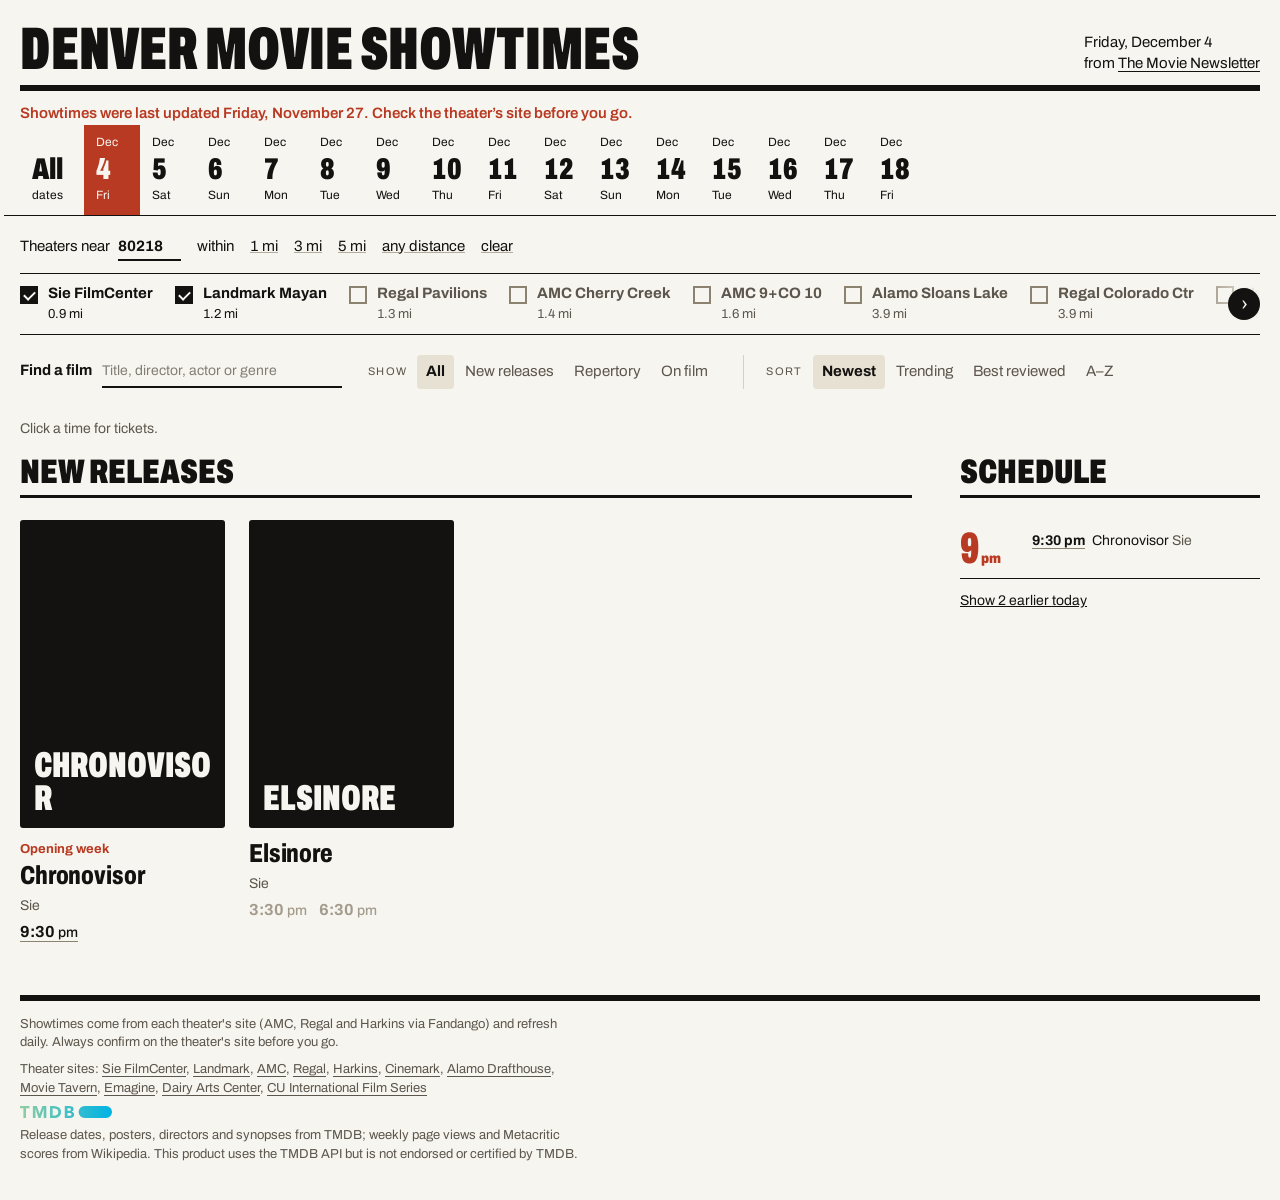
<file: public/index.html>
<!DOCTYPE html>
<html lang="en">
<head>
  <meta charset="utf-8" />
  <meta name="viewport" content="width=device-width, initial-scale=1, viewport-fit=cover" />
  <title>Denver Movie Showtimes</title>
  <meta name="description" content="What's playing in Denver today: indie, repertory and first-run showtimes, with tickets and add-to-calendar. A companion to The Movie Newsletter." />
  <meta name="theme-color" content="#f7f5f0" />

  <!-- Open Graph / preview card (used when this URL is pasted into Substack, etc.).
       __SITE_URL__ is replaced with the deployed Pages URL by the GitHub Action. -->
  <meta property="og:type" content="website" />
  <meta property="og:title" content="Denver Movie Showtimes" />
  <meta property="og:description" content="What's playing in Denver today: indie, repertory and first-run showtimes, with tickets and add-to-calendar. A companion to The Movie Newsletter." />
  <meta property="og:url" content="__SITE_URL__" />
  <meta property="og:image" content="__SITE_URL__preview.png" />
  <meta name="twitter:card" content="summary_large_image" />

  <link rel="icon" href="favicon.svg" type="image/svg+xml" />
  <link rel="preload" href="fonts/archivo-latin.woff2" as="font" type="font/woff2" crossorigin />
  <link rel="stylesheet" href="styles.css?v=__ASSET_VERSION__" />
</head>
<body>
  <div class="wrap">
    <header class="mast">
      <h1>Denver Movie Showtimes</h1>
      <p class="from"><span id="when"></span><br />from <a href="https://coreymcginnis.substack.com/" target="_blank" rel="noopener">The Movie Newsletter</a></p>
    </header>
    <p class="notice" id="notice" role="status" hidden></p>

    <nav class="days" id="days" aria-label="Choose a day"></nav>

    <!-- Theaters, search, Show/Sort. On phones it folds to one line ("At Sie and Mayan, all films,
         newest first · Change") with search under it, so the films start near the top. -->
    <section class="controls" id="controls" aria-label="Theaters, search and sort">
      <div class="theaters" id="theaters" role="group" aria-label="Theaters">
        <div class="tsum"><p><b id="tsum"></b> <span id="ssum"></span></p><button type="button" id="tToggle" aria-expanded="false" aria-controls="tpanel">Change</button></div>
        <div class="tpanel" id="tpanel">
          <div class="near">
            <label>Theaters near <input id="zip" class="zip" type="text" inputmode="numeric" maxlength="5" value="80218" autocomplete="off" aria-describedby="zipNote" /></label>
            <span>within</span>
            <button type="button" class="pick" data-r="1" aria-pressed="false">1 mi</button>
            <button type="button" class="pick" data-r="3" aria-pressed="false">3 mi</button>
            <button type="button" class="pick" data-r="5" aria-pressed="false">5 mi</button>
            <button type="button" class="pick" data-r="all" aria-pressed="false">any distance</button>
            <button type="button" class="pick" id="tClear" aria-label="Clear all theaters">clear</button>
            <span class="zipnote" id="zipNote" hidden>That zip isn't in the Denver area.</span>
          </div>
          <div class="trow" id="trow">
            <button type="button" class="tscroll prev" id="tPrev" aria-label="Scroll theaters left" tabindex="-1" hidden>‹</button>
            <div class="tlist" id="tlist" role="group" aria-label="Theaters, nearest first"></div>
            <button type="button" class="tscroll next" id="tNext" aria-label="Scroll theaters right" tabindex="-1" hidden>›</button>
          </div>
          <button type="button" class="more tmore" id="tMore" aria-controls="tlist" aria-expanded="false" hidden>Show all theaters</button>
        </div>
      </div>

      <div class="opts">
        <label class="searchbox"><span>Find a film</span>
          <input class="search" id="q" type="search" enterkeyhint="search" autocomplete="off" placeholder="Title, director, actor or genre" />
          <button type="button" class="clear" id="qClear" aria-label="Clear search" hidden>×</button>
        </label>
        <div class="sort" role="group" aria-label="Show">
          <span class="lbl" aria-hidden="true">Show</span>
          <button type="button" data-kind="all" aria-pressed="true">All</button>
          <button type="button" data-kind="new" aria-pressed="false">New releases</button>
          <button type="button" data-kind="rep" aria-pressed="false">Repertory</button>
          <button type="button" data-kind="film" aria-pressed="false" title="Projected from a film print: 16mm, 35mm, 70mm, IMAX 70mm, VistaVision">On film</button>
        </div>
        <div class="sort" role="group" aria-label="Sort films">
          <span class="lbl" aria-hidden="true">Sort</span>
          <button type="button" data-s="new" aria-pressed="true">Newest</button>
          <button type="button" data-s="pop" aria-pressed="false" title="What people are looking up this week, on TMDB and Wikipedia">Trending</button>
          <button type="button" data-s="mc" aria-pressed="false" title="Highest Metacritic score first: critics' reviews averaged, as Wikipedia reports it">Best reviewed</button>
          <button type="button" data-s="az" aria-pressed="false">A–Z</button>
        </div>
      </div>
      <div class="seg" role="group" aria-label="View">
        <button type="button" data-v="films" aria-pressed="true">Films</button>
        <button type="button" data-v="schedule" aria-pressed="false">Schedule</button>
      </div>
    </section>

    <p class="hint"><span class="tap">Tap</span><span class="click">Click</span> a time for tickets.</p>
    <main class="layout" id="layout" data-view="films">
      <section class="films" aria-labelledby="filmsH">
        <h2 class="sr" id="filmsH">Films</h2>
        <div id="grid"><p class="empty">Loading showtimes…</p></div>
      </section>
      <aside class="sched" aria-labelledby="schedH">
        <h2 class="group" id="schedH">Schedule</h2>
        <div id="sched"></div>
      </aside>
    </main>

    <!-- A film's own page (#film/<title>): every date it plays and every theater showing it. -->
    <section class="fp" id="filmpage" aria-labelledby="fpTitle" hidden></section>

    <footer class="foot">
      <p>Showtimes come from each theater's site (AMC, Regal and Harkins via Fandango) and refresh daily. Always confirm on the theater's site before you go.</p>
      <p id="srcLinks"></p>
      <p class="tmdb"><a href="https://www.themoviedb.org/" target="_blank" rel="noopener"><img src="tmdb-logo.svg" alt="TMDB" width="110" height="14" /></a>
        Release dates, posters, directors and synopses from TMDB; weekly page views and Metacritic scores from Wikipedia. This product uses the TMDB API but is not endorsed or certified by TMDB.</p>
    </footer>
  </div>

  <div class="backdrop" id="backdrop" hidden></div>

  <script src="app.js?v=__ASSET_VERSION__"></script>
</body>
</html>
</file>
<file: public/styles.css>
/* Denver Showtimes, Nov 2026 redesign: a printed listings page more than an app.
   Near-white paper, black ink, the newsletter's brick red as the one accent. Heavy rules divide
   things instead of boxes; one condensed typeface (Archivo) does everything. Posters carry the color.
   Archivo is served from this site (not Google Fonts) so no visit reports to a third party; SIL Open
   Font License in fonts/OFL-archivo.txt. One variable file covers every weight and width. */
@font-face {
  font-family: "Archivo"; font-style: normal; font-weight: 400 900; font-stretch: 62% 125%; font-display: swap;
  src: url(fonts/archivo-latin.woff2) format("woff2");
  unicode-range: U+0000-00FF, U+0131, U+0152-0153, U+02BB-02BC, U+02C6, U+02DA, U+02DC, U+0304, U+0308, U+0329, U+2000-206F, U+20AC, U+2122, U+2191, U+2193, U+2212, U+2215, U+FEFF, U+FFFD;
}
@font-face {
  font-family: "Archivo"; font-style: normal; font-weight: 400 900; font-stretch: 62% 125%; font-display: swap;
  src: url(fonts/archivo-latin-ext.woff2) format("woff2");
  unicode-range: U+0100-02BA, U+02BD-02C5, U+02C7-02CC, U+02CE-02D7, U+02DD-02FF, U+0304, U+0308, U+0329, U+1D00-1DBF, U+1E00-1E9F, U+1EF2-1EFF, U+2020, U+20A0-20AB, U+20AD-20C4, U+2113, U+2C60-2C7F, U+A720-A7FF;
}

:root {
  --paper: #f7f5f0;     /* page */
  --ink: #141210;       /* text, rules, checked boxes */
  --muted: #5c564c;     /* secondary text (6.6:1 on paper) */
  --hair: #d8d1c2;      /* light dividers */
  --box: #8c8270;       /* unchecked box outline */
  --brick: #b83a22;     /* newsletter brick: selected day, hour numerals, tags (5.6:1 on paper) */
  --font: "Archivo", "Arial Narrow", system-ui, sans-serif;
  color-scheme: light;
}
* { box-sizing: border-box; }
[hidden] { display: none !important; }
html { -webkit-text-size-adjust: 100%; }
body {
  margin: 0; background: var(--paper); color: var(--ink);
  font: 15px/1.45 var(--font); font-variant-numeric: tabular-nums;
  padding-left: max(16px, env(safe-area-inset-left, 0px)); padding-right: max(16px, env(safe-area-inset-right, 0px));
}
a { color: inherit; text-underline-offset: 3px; }
@media (hover: hover) { a:hover { color: var(--brick); } }
button { font: inherit; color: inherit; background: none; border: 0; padding: 0; cursor: pointer; text-align: inherit; }
:focus-visible { outline: 2px solid var(--brick); outline-offset: 2px; }
.wrap { max-width: 1240px; margin: 0 auto; }
.sr { position: absolute; width: 1px; height: 1px; overflow: hidden; clip: rect(0 0 0 0); white-space: nowrap; }


/* ---- Masthead ---------------------------------------------------------- */
.mast { display: flex; flex-wrap: wrap; justify-content: space-between; align-items: flex-end; gap: 10px 24px;
  border-bottom: 6px solid var(--ink); padding: 24px 0 10px; }
.mast h1 { margin: 0; font-weight: 900; font-stretch: 62%; font-size: clamp(40px, 5.5vw, 60px); line-height: .85;
  text-transform: uppercase; text-wrap: balance; }
.mast .from { margin: 0; font-size: 15px; line-height: 1.45; }

/* Only when something's wrong (a theater didn't refresh, or the whole update is old). */
.notice { margin: 12px 0 0; color: var(--brick); font-weight: 600; }

/* ---- Days: big numerals; only the selected day is a block of brick. Sticks to the top. ---- */
.days { position: sticky; top: 0; z-index: 20; background: var(--paper); border-bottom: 1px solid var(--ink);
  display: flex; overflow-x: auto; scrollbar-width: none; margin: 0 -16px; padding: 0 16px; }
.days::-webkit-scrollbar { display: none; }
.day { flex: none; width: 56px; padding: 9px 0 10px 12px; }
.day[data-d="all"] { width: 64px; }
.day .dm, .day .dw { display: block; font-size: 12px; white-space: nowrap; }
.day .dm { margin-bottom: 3px; }
.day .dw { margin-top: 3px; }
.day .dn { display: block; font-weight: 900; font-stretch: 70%; font-size: 30px; line-height: 1; white-space: nowrap; }
@media (hover: hover) { .day:hover { color: var(--brick); } }
.day[aria-pressed="true"] { background: var(--brick); color: var(--paper); }

/* ---- Theaters: zip + distance, then a checklist nearest first ---------- */
.theaters { margin: 18px 0 20px; }
.tsum { display: none; }
.near { display: flex; flex-wrap: wrap; align-items: baseline; gap: 6px 16px; margin-bottom: 12px; }
.near label { display: flex; gap: 8px; align-items: baseline; }
.zip { width: 4.2em; border: 0; border-bottom: 2px solid var(--ink); background: transparent; font: inherit; font-weight: 700;
  padding: 2px 0; border-radius: 0; color: var(--ink); }
.pick { padding: 2px 0; text-decoration: underline; text-decoration-color: #b4ac9c; }
.pick[aria-pressed="true"] { font-weight: 700; text-decoration: none; box-shadow: inset 0 -2px 0 var(--brick); }
.zipnote { color: var(--brick); }
/* No scrollbar; instead the edge with more theaters fades, and a ‹ / › arrow there scrolls the row
   (mouse users without a trackpad). Tabbing through the checkboxes scrolls it too. */
.trow { position: relative; border-top: 1px solid var(--ink); border-bottom: 1px solid var(--ink); }
.tlist { display: flex; overflow-x: auto; scrollbar-width: none; scroll-behavior: smooth; }
.tlist::-webkit-scrollbar { display: none; }
.trow.more-r .tlist { -webkit-mask: linear-gradient(90deg, #000 calc(100% - 64px), #0000); mask: linear-gradient(90deg, #000 calc(100% - 64px), #0000); }
.trow.more-l .tlist { -webkit-mask: linear-gradient(90deg, #0000, #000 64px); mask: linear-gradient(90deg, #0000, #000 64px); }
.trow.more-l.more-r .tlist { -webkit-mask: linear-gradient(90deg, #0000, #000 64px, #000 calc(100% - 64px), #0000);
  mask: linear-gradient(90deg, #0000, #000 64px, #000 calc(100% - 64px), #0000); }
.tscroll { position: absolute; top: 50%; transform: translateY(-50%); z-index: 1; width: 32px; height: 32px; border-radius: 50%;
  background: var(--ink); color: var(--paper); font-size: 20px; line-height: 30px; text-align: center; }
@media (hover: hover) { .tscroll:hover { background: var(--brick); } }
.tscroll.prev { left: 0; }
.tscroll.next { right: 0; }
.tk { flex: none; display: flex; gap: 10px; align-items: flex-start; padding: 11px 22px 11px 0; color: var(--muted); white-space: nowrap; }
.tk .box { width: 18px; height: 18px; flex: none; margin-top: 1px; border: 2px solid var(--box); display: grid; place-items: center; }
.tk .nm { display: block; font-weight: 700; line-height: 1.15; }
.tk .mi { display: block; font-size: 13px; margin-top: 2px; }
.tk[aria-pressed="true"] { color: var(--ink); }
.tk[aria-pressed="true"] .box { background: var(--ink); border-color: var(--ink); }
.tk[aria-pressed="true"] .box::after { content: ""; width: 9px; height: 5px; border: solid var(--paper); border-width: 0 0 2.5px 2.5px;
  transform: translateY(-1px) rotate(-45deg); }
@media (hover: hover) { .tk:hover .nm { color: var(--brick); } }

/* ---- Search, then Show and Sort as toggles ---------------------------- */
.opts { display: flex; flex-wrap: wrap; align-items: center; gap: 12px 26px; margin-bottom: 30px; }
.searchbox { display: flex; align-items: baseline; gap: 10px; position: relative; font-weight: 700; }
.search { width: 240px; border: 0; border-bottom: 2px solid var(--ink); border-radius: 0; background: transparent; font: inherit; font-weight: 400;
  color: var(--ink); padding: 4px 26px 4px 0; }
.search::placeholder { color: var(--muted); opacity: .75; font-size: 14px; }
/* iOS zooms the page into any text field under 16px when it's tapped (and leaves it zoomed). Touch
   screens get 16px; the page never turns off pinch-zoom, which readers may need. */
@media (hover: none), (max-width: 700px) { .search, .zip { font-size: 16px; } }
.search::-webkit-search-cancel-button { -webkit-appearance: none; appearance: none; }   /* our own × instead */
.clear { position: absolute; right: 0; bottom: 4px; width: 24px; height: 24px; font-size: 20px; line-height: 1; text-align: center; color: var(--muted); }
@media (hover: hover) { .clear:hover { color: var(--brick); } }
.sort { display: inline-flex; align-items: center; gap: 2px; }
.sort + .sort { padding-left: 22px; border-left: 1px solid var(--hair); }
.sort .lbl { margin-right: 8px; font-size: 11px; letter-spacing: .12em; text-transform: uppercase; color: var(--muted); }
.sort button { padding: 6px 9px; border-radius: 4px; color: var(--muted); white-space: nowrap; }
.searchbox > span { white-space: nowrap; }
@media (hover: hover) { .sort button:hover { color: var(--ink); } }
.sort button[aria-pressed="true"] { background: #e7e1d4; color: var(--ink); font-weight: 700; }

/* ---- Layout: films, with the schedule alongside on desktop ------------- */
.layout { display: grid; grid-template-columns: minmax(0, 1fr) 300px; gap: 48px; align-items: start; padding-bottom: 48px; }
.layout[data-mode="span"] { grid-template-columns: minmax(0, 1fr); }
.layout[data-mode="span"] .sched { display: none; }
.seg { display: none; }
.group { margin: 0 0 22px; font-weight: 900; font-stretch: 70%; font-size: 34px; line-height: 1; text-transform: uppercase;
  border-bottom: 3px solid var(--ink); padding-bottom: 6px; }
#grid > .grid + .group, #grid > .empty + .group { margin-top: 44px; }
.group-note { color: var(--muted); margin: -12px 0 18px; }
.empty { color: var(--muted); padding: 24px 0; font-size: 16px; }

/* ---- Film cards: poster, title, times. Tap the poster for the details. ---- */
.grid { display: grid; grid-template-columns: repeat(auto-fill, minmax(200px, 1fr)); gap: 40px 24px; align-items: start; }
.card { min-width: 0; }
.poster { position: relative; aspect-ratio: 2 / 3; background: var(--ink); margin-bottom: 12px; overflow: hidden; border-radius: 3px; }
.poster > .plink { display: block; width: 100%; height: 100%; }
.poster img { width: 100%; height: 100%; object-fit: cover; display: block; }
.fallback { position: absolute; inset: auto 14px 14px; color: var(--paper); font-weight: 900; font-stretch: 62%; font-size: 36px;
  line-height: .9; text-transform: uppercase; overflow-wrap: anywhere; }
.flag { margin: 0 0 3px; font-size: 13px; color: var(--brick); font-weight: 700; }
/* Film titles in their own capitalization (easier to read than caps, and long titles stay short);
   caps are kept for the masthead and section heads, the structure of the page. */
.title { margin: 0 0 8px; font-weight: 800; font-stretch: 75%; font-size: 26px; line-height: 1.02; letter-spacing: -0.005em;
  overflow-wrap: anywhere; text-wrap: balance; }
.title a { text-decoration: none; }
.why { margin: -4px 0 8px; font-size: 14px; font-weight: 500; color: var(--ink); }   /* "Directed by ...": why search found it */
.card .lang { margin: -4px 0 8px; font-size: 14px; color: var(--muted); }   /* "In Spanish": the film's language, once */
.card .mc { margin: -4px 0 8px; font-size: 14px; font-weight: 500; }   /* "Metacritic 86", only when sorted by it */
.card .mc + .lang { margin-top: -6px; }
.subgroup { margin: 36px 0 18px; font-size: 15px; font-weight: 700; color: var(--muted); }   /* "No Metacritic score" */
/* The title and the poster both go to the film's page (every date and theater). Hovering either
   dims the poster a touch and underlines the title, so they read as one link. */
.poster > .plink img { transition: filter .15s ease; }
@media (hover: hover) {
  .card:has(.plink:hover) .poster img, .card:has(.title a:hover) .poster img { filter: brightness(.82); }
  .card:has(.plink:hover) .title a, .title a:hover { color: var(--brick); text-decoration: underline; text-decoration-thickness: 2px; text-underline-offset: 4px; }
}
.venues { display: grid; gap: 6px; }
.venue .vn { display: block; color: var(--muted); font-size: 14px; }
.times { display: flex; flex-wrap: wrap; column-gap: 12px; }
/* Times are ticket links: always underlined (thin, grey) so a phone reader sees they can be tapped;
   brick on hover or while tapped. Past times stay grey with no line. */
.time { min-height: 30px; font-weight: 700; font-size: 16px; white-space: nowrap;
  text-decoration: underline; text-decoration-color: var(--box); text-decoration-thickness: 1px; text-underline-offset: 4px; }
@media (hover: hover) { .time:hover { color: var(--brick); text-decoration-color: var(--brick); } }
.time:active { color: var(--brick); text-decoration-color: var(--brick); }
.time .ap { font-weight: 500; font-size: 14px; }
.time sup { font-size: 10px; color: var(--brick); margin-left: 2px; font-weight: 700; }
.time.past { color: #a39b8c; text-decoration: none; }
.nw { white-space: nowrap; }
/* Two weeks / search: "Alamo  Sat 7, 5:00 pm", one line per theater, three before "Show all". */
/* All dates: "Mayan  Nov 19 – 22", the whole line a link to the film page on that theater's first date */
.venue.line { display: flex; flex-wrap: wrap; align-items: baseline; column-gap: 8px; min-height: 30px; padding: 2px 0; text-decoration: none; }
.venue.line .vn { display: inline; }
.venue.line .when { font-weight: 700; font-size: 15px; font-variant-numeric: tabular-nums; }
.venue.line .when .ap { font-weight: 500; font-size: 14px; }
@media (hover: hover) { a.venue.line:hover .when { color: var(--brick); text-decoration: underline; } }
.venue.line .times { column-gap: 10px; }
.venue.line .time { font-size: 15px; min-height: 26px; }
.card:not(.all-th) .venue.extra { display: none; }
.venues.clamp { max-height: 210px; overflow: hidden; -webkit-mask: linear-gradient(#000 70%, #0000); mask: linear-gradient(#000 70%, #0000); }
.more { margin-top: 6px; text-decoration: underline; font-size: 14px; }
.tmore { display: none; }   /* phones only: desktop shows every theater in its sideways row */

/* ---- Schedule: the day by hour --------------------------------------- */
.sched { position: sticky; top: calc(var(--days-h, 60px) + 16px); max-height: calc(100vh - var(--days-h, 60px) - 32px);
  overflow-y: auto; overscroll-behavior: contain; scrollbar-width: none; }
.sched::-webkit-scrollbar { display: none; }
/* No scrollbar: the end with more fades out instead (classes from schedEdges()). */
.sched.more-b { -webkit-mask: linear-gradient(#000 calc(100% - 56px), #0000); mask: linear-gradient(#000 calc(100% - 56px), #0000); }
.sched.more-t { -webkit-mask: linear-gradient(#0000, #000 40px); mask: linear-gradient(#0000, #000 40px); }
.sched.more-t.more-b { -webkit-mask: linear-gradient(#0000, #000 40px, #000 calc(100% - 56px), #0000);
  mask: linear-gradient(#0000, #000 40px, #000 calc(100% - 56px), #0000); }
.hour { display: flex; gap: 14px; border-bottom: 1px solid var(--ink); padding: 10px 0; }
.hour .h { width: 58px; flex: none; margin: 0; font-weight: 900; font-stretch: 62%; font-size: 44px; line-height: .85; color: var(--brick); }
.hour .h small { font-size: 14px; font-stretch: 85%; margin-left: 2px; }
.hour .rows { flex: 1; min-width: 0; }
.row { display: block; width: 100%; padding: 2px 0; font-size: 14px; line-height: 1.3; }
.row b { margin-right: 4px; text-decoration: underline; text-decoration-color: var(--box); text-decoration-thickness: 1px; text-underline-offset: 3px; }
.row:active b, .row:active .ft { color: var(--brick); }
.row.past b { text-decoration: none; }
.row .th { color: var(--muted); }
@media (hover: hover) { .row:hover .ft { color: var(--brick); text-decoration: underline; } }
.row.past { color: #a39b8c; }
.row.past .th { color: inherit; }
.earlier { margin-top: 12px; text-decoration: underline; font-size: 14px; }

/* ---- Showtime sheet ---------------------------------------------------- */
.backdrop { position: fixed; inset: 0; background: rgba(20, 18, 16, .55); z-index: 40; display: grid; place-items: center; padding: 16px; }
.sheet { width: min(440px, 100%); background: var(--paper); border-top: 6px solid var(--ink); padding: 18px;
  display: grid; grid-template-columns: 84px minmax(0, 1fr); gap: 16px; }
.sheet img, .sheet .ph { width: 84px; aspect-ratio: 2 / 3; object-fit: cover; background: var(--ink); border-radius: 3px; }
.sheet h3 { margin: 0 0 6px; font-weight: 800; font-stretch: 75%; font-size: 26px; line-height: 1.02; overflow-wrap: anywhere; }
.sheet .when { font-weight: 700; font-size: 16px; }
.sheet .where { color: var(--muted); margin-top: 2px; }
.actions { grid-column: 1 / -1; display: grid; gap: 8px; }
.btn { display: flex; align-items: center; justify-content: center; min-height: 44px; border: 2px solid var(--ink); font-weight: 700;
  text-decoration: none; color: var(--ink); }
@media (hover: hover) { .btn:hover { color: var(--brick); border-color: var(--brick); } }
.btn.primary { background: var(--ink); color: var(--paper); }
@media (hover: hover) { .btn.primary:hover { background: var(--brick); border-color: var(--brick); color: var(--paper); } }
.btn-row { display: grid; grid-template-columns: 1fr 1fr 1fr; gap: 8px; }
.actions .alt { display: flex; align-items: center; justify-content: center; min-height: 36px; margin-top: -4px; font-size: 14px;
  text-decoration: underline; text-underline-offset: 3px; }
.btn-row[hidden] { display: none; }

/* ---- Film page: one film's every date and theater (#film/<title>) ------- */
body.fp-open #days, body.fp-open #controls, body.fp-open #layout, body.fp-open .hint { display: none; }
/* "Tap a time for tickets." once, above the listings ("Click" where there's a mouse). */
.hint { margin: 0 0 16px; color: var(--muted); font-size: 14px; }
.hint .click { display: none; }
@media (hover: hover) and (pointer: fine) { .hint .click { display: inline; } .hint .tap { display: none; } }
.fp { padding-bottom: 48px; }
.fp-nav { margin: 10px 0 14px; }
.fp-nav button { min-height: 44px; font-weight: 700; text-decoration: underline; text-underline-offset: 3px; }
@media (hover: hover) { .fp-nav button:hover { color: var(--brick); } }
.fp-head { display: grid; grid-template-columns: 220px minmax(0, 1fr); gap: 28px; align-items: start; margin-bottom: 26px; }
.fp-poster { position: relative; aspect-ratio: 2 / 3; background: var(--ink); border-radius: 3px; overflow: hidden; }
.fp-poster img { width: 100%; height: 100%; object-fit: cover; display: block; }
.fp-main p { margin: 0 0 8px; max-width: 68ch; }
.fp h2 { margin: 0 0 12px; font-weight: 800; font-stretch: 75%; font-size: clamp(34px, 4.6vw, 54px); line-height: 1;
  letter-spacing: -0.01em; overflow-wrap: anywhere; text-wrap: balance; }
.fp h2:focus { outline: none; }
.fp .lang { color: var(--muted); margin-top: -6px; }
.fp .dir { font-weight: 700; }
.fp .facts { color: var(--muted); }
.fp .about { font-size: 16px; line-height: 1.5; }
.fp .links { margin-top: 12px; }
.fp-more-about { display: none; }
.fp-days { border-top: 1px solid var(--ink); }
.fp-date { margin: 22px 0 14px; font-weight: 900; font-stretch: 70%; font-size: 28px; line-height: 1; text-transform: uppercase; }
.fp-date span { font-weight: 500; font-stretch: 100%; font-size: 15px; text-transform: none; color: var(--muted); }
.fp-venues { display: grid; grid-template-columns: repeat(auto-fill, minmax(260px, 1fr)); gap: 14px 36px; }
.fp-venues .venue { border-top: 1px solid var(--hair); padding-top: 8px; }
.fp-venues .vn { display: flex; justify-content: space-between; gap: 12px; margin: 0 0 2px; color: var(--ink); font-weight: 700; font-size: 15px; }
.fp-venues .vn .mi { color: var(--muted); font-weight: 500; white-space: nowrap; }
.fp-venues .vn .lbl { color: var(--muted); font-weight: 500; }   /* ", 35mm": quieter than the theater */
.fp-venues:not(.all-th) .venue.extra { display: none; }
/* All dates on a film page: a line per date under each theater, "Thu Nov 12  3:00 pm 6:15 pm" */
.fp-day { display: grid; grid-template-columns: 92px minmax(0, 1fr); column-gap: 10px; align-items: baseline; }
.fp-day .fd { font-size: 14px; color: var(--muted); white-space: nowrap; }
.fp-venues .venue:not(.all-d) .fp-day.extra-d { display: none; }
.fp-venues .venue .more { margin-top: 2px; }
.day[data-fd="all"] { width: 64px; }
.fp-days .day.elsewhere:not([aria-pressed="true"]) { color: var(--muted); }   /* plays only at other theaters that day */
.fp-days .day.elsewhere:not([aria-pressed="true"]) .dn { color: #a39b8c; }
.fp-none { color: var(--muted); margin: 0 0 6px; }
.fp-date.fp-other { margin-top: 30px; font-size: 22px; }   /* "Playing at 25 other theaters": quieter than the date */
.fp-venues.span { grid-template-columns: repeat(auto-fill, minmax(320px, 1fr)); }   /* wider, so a date's times fit one line */
body.fp-open .mast #when, body.fp-open .mast .from br { display: none; }   /* the listings' date isn't this page's */
.fp .more { margin-top: 14px; }

/* ---- Footer ------------------------------------------------------------ */
.foot { border-top: 6px solid var(--ink); padding: 14px 0 36px; color: var(--muted); font-size: 13px; display: grid; gap: 8px; }
.foot p { margin: 0; max-width: 80ch; }
.foot .tmdb { display: flex; flex-wrap: wrap; align-items: center; gap: 8px 12px; }
.foot .tmdb img { display: block; height: 12px; width: auto; }

/* ---- Narrow screens ---------------------------------------------------- */
@media (max-width: 960px) {
  .layout { grid-template-columns: minmax(0, 1fr); }
  .seg { display: flex; border: 2px solid var(--ink); margin-bottom: 26px; }
  .seg button { flex: 1; min-height: 44px; font-weight: 800; text-align: center; }
  .seg button[aria-pressed="true"] { background: var(--ink); color: var(--paper); }
  .sched { position: static; max-height: none; overflow: visible; }
  .sched > .group { display: none; }   /* the tab already says "Schedule" */
  .layout[data-view="films"] .sched, .layout[data-view="schedule"] .films { display: none; }
}
@media (max-width: 700px) {
  /* Phones: films within the first screen. One-line masthead; the date is already the brick day. */
  .mast { padding: 14px 0 8px; border-bottom-width: 5px; align-items: baseline; }
  .mast h1 { font-size: clamp(26px, 8.4vw, 36px); line-height: .9; white-space: nowrap; }
  .mast .from { font-size: 13px; }
  .mast .from #when, .mast .from br { display: none; }
  .day { padding: 7px 0 8px 11px; }
  .day .dn { font-size: 26px; }
  .seg button { min-height: 40px; }
  #grid > .group:first-child { margin-top: 4px; }
  /* Theaters and Show/Sort fold into one line ("At Sie and Mayan, all films, newest first") with a
     Change button; search stays out, right above the films. Open: theaters, then Show/Sort. */
  .controls { display: flex; flex-direction: column; margin: 6px 0 18px; }
  .theaters, .opts { display: contents; }
  .tsum { order: 1; display: flex; justify-content: space-between; align-items: center; gap: 12px; min-height: 44px;
    padding: 6px 0; border-bottom: 1px solid var(--ink); }
  .tsum p { margin: 0; min-width: 0; line-height: 1.3; }
  .tsum #ssum { color: var(--muted); }
  .tsum button { text-decoration: underline; min-height: 44px; flex: none; }
  .tpanel { order: 2; padding-top: 8px; }
  .opts .sort { order: 3; margin-top: 10px; }
  .searchbox { order: 4; margin: 10px 0 14px; }
  .seg { order: 5; margin-bottom: 4px; }
  .controls:not(.open) .tpanel, .controls:not(.open) .opts .sort { display: none; }
  .controls.open .opts .sort:last-of-type { padding-bottom: 12px; border-bottom: 1px solid var(--ink); }
  .trow { border: 0; }
  .tlist, .trow.more-l .tlist, .trow.more-r .tlist, .trow.more-l.more-r .tlist { display: block; overflow: visible; -webkit-mask: none; mask: none; }
  .tscroll { display: none; }
  .tk { width: 100%; align-items: center; min-height: 44px; padding: 8px 0; border-top: 1px solid var(--hair); white-space: normal; }
  .tk .nm { flex: 1; }
  .tk > span:last-child { flex: 1; display: flex; justify-content: space-between; gap: 10px; }
  .tk .mi { margin: 0; }
  .tpanel:not(.all-th) .tk.extra { display: none; }
  .tmore { display: block; min-height: 44px; margin: 0; padding: 0; border-top: 1px solid var(--hair); width: 100%; text-align: left; }
  /* Expanded, the list runs ~30 rows: "Show fewer theaters" rides the bottom of the screen until the
     list ends, so it's never a long scroll away. */
  .tpanel.all-th .tmore { position: sticky; bottom: 0; z-index: 2; background: var(--paper);
    padding-bottom: env(safe-area-inset-bottom, 0px); }
  .searchbox { width: 100%; }
  .search { flex: 1; width: auto; }
  .sort + .sort { padding-left: 0; border-left: 0; }
  .sort { flex-wrap: wrap; }
  /* Tighter on phones so "Best reviewed" keeps A–Z on the same line down to a 360px screen. */
  .sort .lbl { margin-right: 4px; }
  .sort button { padding: 6px 5px; }
  .grid { grid-template-columns: repeat(2, minmax(0, 1fr)); gap: 28px 14px; }
  .title { font-size: 22px; }
  .fp-head { display: block; margin-bottom: 20px; }
  .fp-poster { float: left; width: 112px; margin: 4px 14px 6px 0; }
  .fp-head::after { content: ""; display: block; clear: both; }
  .fp h2 { font-size: 32px; }
  .fp .about { font-size: 15px; margin-bottom: 2px; }
  .fp .about:not(.open) { display: -webkit-box; -webkit-line-clamp: 3; -webkit-box-orient: vertical; overflow: hidden; }
  .fp-more-about { display: block; min-height: 36px; text-decoration: underline; text-underline-offset: 3px; }
  .fp .links { margin-top: 4px; }
  .fp-date { font-size: 24px; margin-top: 18px; }
  .fp-venues { grid-template-columns: minmax(0, 1fr); gap: 12px; }
  .group { font-size: 28px; margin-bottom: 16px; }
  .backdrop { place-items: end center; padding: 0; }
  .sheet { padding-bottom: max(18px, env(safe-area-inset-bottom, 0px)); }
}
@media (prefers-reduced-motion: reduce) { * { transition: none !important; scroll-behavior: auto !important; } }
</file>
